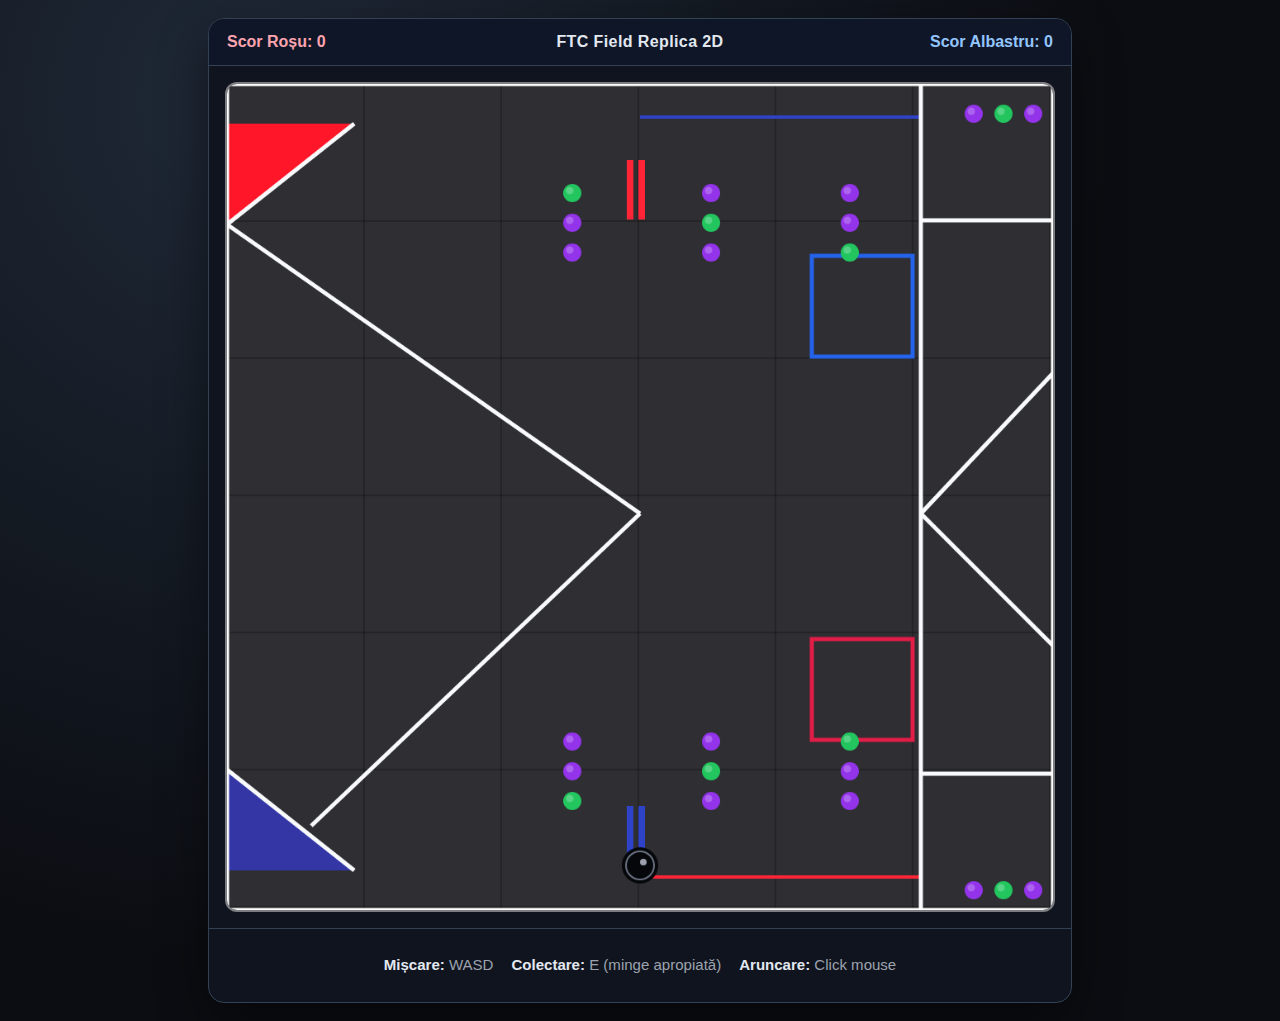
<file: teren/ftc-sim/index.html>
<!DOCTYPE html>
<html lang="ro">
<head>
  <meta charset="UTF-8" />
  <meta name="viewport" content="width=device-width, initial-scale=1.0" />
  <title>FTC Field Replica 2D</title>
  <link rel="stylesheet" href="style.css" />
</head>
<body>
  <main class="app">
    <header class="hud">
      <div class="score red">Scor Roșu: <span id="redScore">0</span></div>
      <div class="title">FTC Field Replica 2D</div>
      <div class="score blue">Scor Albastru: <span id="blueScore">0</span></div>
    </header>

    <section class="canvas-wrap">
      <canvas id="gameCanvas" width="1000" height="1000" aria-label="FTC field simulation"></canvas>
    </section>

    <footer class="legend">
      <p><strong>Mișcare:</strong> WASD</p>
      <p><strong>Colectare:</strong> E (minge apropiată)</p>
      <p><strong>Aruncare:</strong> Click mouse</p>
    </footer>
  </main>

  <script src="script.js"></script>
</body>
</html>
</file>
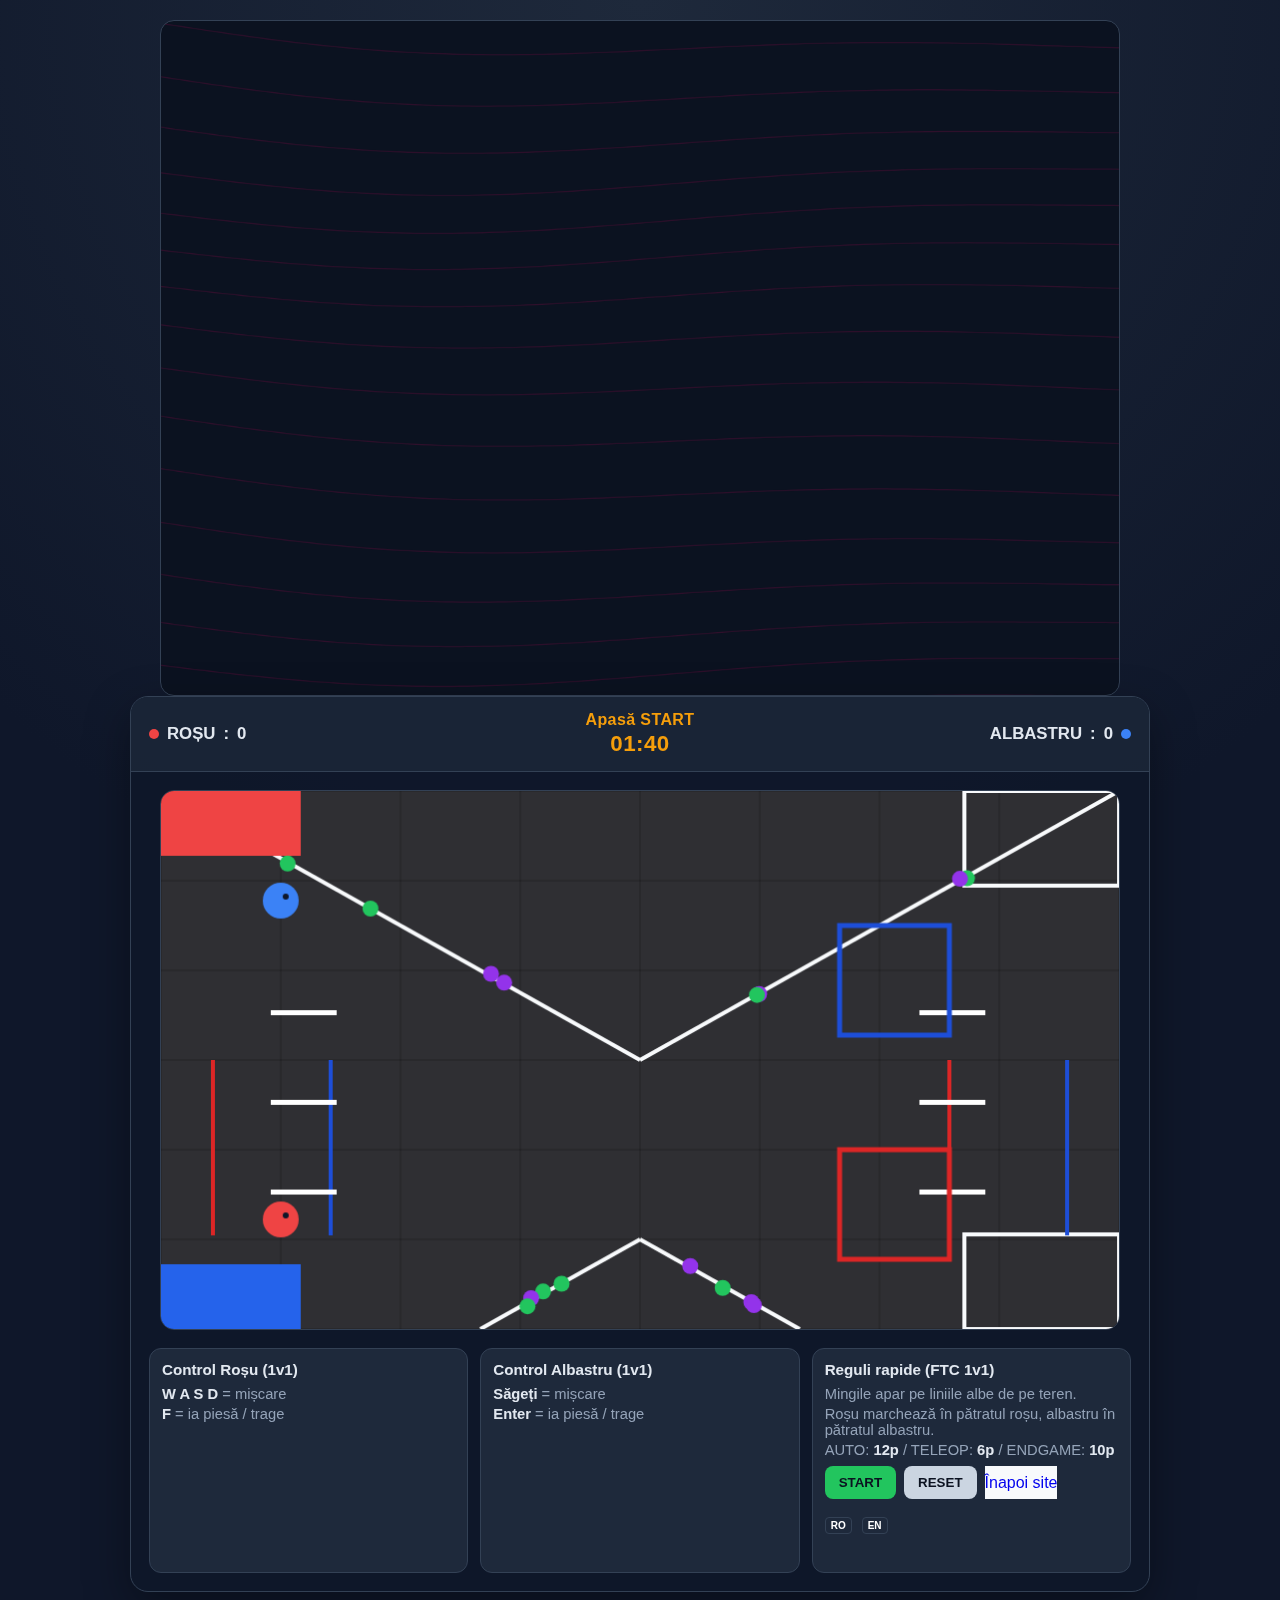
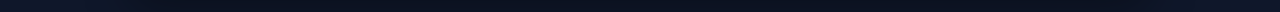
<file: ftc-decode-1v1.html>
<!DOCTYPE html>
<html lang="ro">

<head>
  <meta charset="UTF-8" />
  <meta name="viewport" content="width=device-width, initial-scale=1.0" />
  <title>FTC DECODE 1v1 - roLERbot</title>
  <style>
    :root {
      --bg: #0f172a;
      --panel: #1e293b;
      --text: #e2e8f0;
      --muted: #94a3b8;
      --red: #ef4444;
      --blue: #3b82f6;
      --field: #0b1220;
      --line: #334155;
      --accent: #f59e0b;
      --ok: #22c55e;
    }

    * {
      box-sizing: border-box;
    }

    body {
      margin: 0;
      font-family: "Segoe UI", Tahoma, Geneva, Verdana, sans-serif;
      background: radial-gradient(circle at top, #1e293b 0%, #0f172a 55%);
      color: var(--text);
      min-height: 100vh;
      display: grid;
      place-items: center;
      padding: 20px;
    }

    .app {
      width: min(1020px, 100%);
      background: rgba(15, 23, 42, 0.82);
      border: 1px solid #334155;
      border-radius: 18px;
      box-shadow: 0 16px 45px rgba(0, 0, 0, 0.35);
      overflow: hidden;
    }

    .topbar {
      display: grid;
      grid-template-columns: 1fr auto 1fr;
      gap: 12px;
      align-items: center;
      padding: 14px 18px;
      border-bottom: 1px solid #334155;
      background: rgba(30, 41, 59, 0.75);
    }

    .score {
      display: flex;
      align-items: center;
      gap: 8px;
      font-weight: 700;
      font-size: 1.05rem;
    }

    .dot {
      width: 10px;
      height: 10px;
      border-radius: 50%;
      display: inline-block;
    }

    .phase {
      text-align: center;
      font-weight: 700;
      letter-spacing: 0.4px;
      color: var(--accent);
    }

    .timer {
      font-size: 1.4rem;
      font-weight: 800;
      margin-top: 2px;
    }

    .score.blue {
      justify-content: flex-end;
    }

    .field-wrap {
      padding: 18px;
      display: grid;
      place-items: center;
    }

    canvas {
      width: 100%;
      max-width: 960px;
      background: var(--field);
      border: 1px solid #334155;
      border-radius: 14px;
    }

    .controls {
      display: grid;
      grid-template-columns: repeat(auto-fit, minmax(220px, 1fr));
      gap: 12px;
      padding: 0 18px 18px;
    }

    .card {
      border: 1px solid #334155;
      background: var(--panel);
      border-radius: 12px;
      padding: 12px;
    }

    .card h3 {
      margin: 0 0 8px;
      font-size: 0.95rem;
    }

    .card p {
      margin: 4px 0;
      color: var(--muted);
      font-size: 0.92rem;
    }

    .card .value {
      color: var(--text);
      font-weight: 600;
    }

    .actions {
      display: flex;
      gap: 8px;
      flex-wrap: wrap;
      margin-top: 8px;
    }

    button {
      border: none;
      border-radius: 8px;
      padding: 9px 14px;
      font-weight: 700;
      cursor: pointer;
      color: #0b1220;
    }

    #startBtn {
      background: var(--ok);
    }

    #resetBtn {
      background: #cbd5e1;
    }

    #backBtn {
      background: #f8fafc;
      text-decoration: none;
      display: inline-flex;
      align-items: center;
      justify-content: center;
    }

    .winner {
      color: #f8fafc;
      font-weight: 700;
      margin-top: 6px;
      min-height: 20px;
    }

    @media (max-width: 768px) {
      body {
        padding: 10px;
        display: block;
      }

      .app {
        border-radius: 12px;
      }

      .topbar {
        grid-template-columns: 1fr;
        text-align: center;
        gap: 8px;
        padding: 10px 12px;
      }

      .score,
      .score.blue {
        justify-content: center;
        font-size: 0.95rem;
      }

      .timer {
        font-size: 1.15rem;
      }

      .field-wrap {
        padding: 10px;
      }

      canvas {
        border-radius: 10px;
      }

      .controls {
        grid-template-columns: 1fr;
        padding: 0 10px 12px;
      }

      .actions {
        gap: 6px;
      }

      button,
      #backBtn {
        width: 100%;
      }
    }
  </style>
  <script src="js/i18n.js"></script>
  <script src="js/scripts.js?v=20260308e"></script>
</head>

<body>
  <div class="app">
    <div class="topbar">
      <div class="score"><span class="dot" style="background: var(--red)"></span> <span
          data-i18n="game.redScore">ROȘU</span>: <span id="redScore">0</span></div>
      <div class="phase">
        <div id="phaseLabel" data-i18n="game.pressStart">Apasă START</div>
        <div class="timer" id="timer">01:40</div>
      </div>
      <div class="score blue"><span data-i18n="game.blueScore">ALBASTRU</span>: <span id="blueScore">0</span> <span
          class="dot" style="background: var(--blue)"></span></div>
    </div>

    <div class="field-wrap">
      <canvas id="game" width="960" height="540"></canvas>
    </div>

    <div class="controls">
      <div class="card">
        <h3 data-i18n="game.redControl">Control Roșu (1v1)</h3>
        <p><span class="value">W A S D</span> = <span data-i18n="game.move">mișcare</span></p>
        <p><span class="value">F</span> = <span data-i18n="game.action">ia piesă / trage</span></p>
      </div>
      <div class="card">
        <h3 data-i18n="game.blueControl">Control Albastru (1v1)</h3>
        <p><span class="value">Săgeți</span> = <span data-i18n="game.move">mișcare</span></p>
        <p><span class="value">Enter</span> = <span data-i18n="game.action">ia piesă / trage</span></p>
      </div>
      <div class="card">
        <h3 data-i18n="game.rules">Reguli rapide (FTC 1v1)</h3>
        <p data-i18n="game.rule1">Mingile apar pe <span class="value">liniile albe</span> de pe teren.</p>
        <p data-i18n="game.rule2">Roșu marchează în pătratul <span class="value">roșu</span>, albastru în pătratul <span
            class="value">albastru</span>.</p>
        <p>AUTO: <span class="value">12p</span> / TELEOP: <span class="value">6p</span> / ENDGAME: <span
            class="value">10p</span></p>
        <div class="actions">
          <button id="startBtn">START</button>
          <button id="resetBtn">RESET</button>
          <a id="backBtn" href="index.html" data-i18n="game.back">Înapoi site</a>
          <div class="language-switcher-mini" style="margin-top: 10px; display: flex; gap: 10px; align-items: center;">
            <button type="button" class="lang-side" data-set-lang="ro"
              style="background:none; border: 1px solid #334155; color: white; padding: 2px 5px; font-size: 10px; border-radius: 4px;">RO</button>
            <button type="button" class="lang-side" data-set-lang="en"
              style="background:none; border: 1px solid #334155; color: white; padding: 2px 5px; font-size: 10px; border-radius: 4px;">EN</button>
          </div>
        </div>
        <div class="winner" id="winnerText"></div>
      </div>
    </div>
  </div>

  <script>
    const canvas = document.getElementById("game");
    const ctx = canvas.getContext("2d");

    const redScoreEl = document.getElementById("redScore");
    const blueScoreEl = document.getElementById("blueScore");
    const timerEl = document.getElementById("timer");
    const phaseLabel = document.getElementById("phaseLabel");
    const winnerText = document.getElementById("winnerText");

    const startBtn = document.getElementById("startBtn");
    const resetBtn = document.getElementById("resetBtn");

    const FIELD = { width: 960, height: 540 };
    const CENTER_X = FIELD.width / 2;

    const WHITE_LINES = [
      { x1: 0, y1: 0, x2: CENTER_X, y2: 270 },
      { x1: FIELD.width, y1: 0, x2: CENTER_X, y2: 270 },
      { x1: 320, y1: FIELD.height, x2: CENTER_X, y2: 450 },
      { x1: 640, y1: FIELD.height, x2: CENTER_X, y2: 450 }
    ];

    const BASKETS = {
      red: { x: FIELD.width - 280, y: 360, size: 110, color: "#dc2626" },
      blue: { x: FIELD.width - 280, y: 135, size: 110, color: "#1d4ed8" }
    };

    const state = {
      running: false,
      totalTime: 100,
      timeLeft: 100,
      lastTick: 0,
      redScore: 0,
      blueScore: 0,
      pieces: [],
      shots: [],
      keys: {},
      cooldown: { red: 0, blue: 0 },
      statusText: "",
      statusTicks: 0,
      red: {
        x: 140,
        y: FIELD.height / 2,
        r: 18,
        speed: 3.3,
        color: "#ef4444",
        carrying: false,
        lastDx: 1,
        lastDy: 0
      },
      blue: {
        x: FIELD.width - 140,
        y: FIELD.height / 2,
        r: 18,
        speed: 3.3,
        color: "#3b82f6",
        carrying: false,
        lastDx: -1,
        lastDy: 0
      }
    };

    function pickPointOnWhiteLine(line) {
      const t = 0.2 + Math.random() * 0.6;
      return {
        x: line.x1 + (line.x2 - line.x1) * t,
        y: line.y1 + (line.y2 - line.y1) * t
      };
    }

    function createPieces() {
      state.pieces = [];
      const totalPerLine = 4;
      const palette = ["#9333ea", "#22c55e"];

      WHITE_LINES.forEach((line) => {
        for (let i = 0; i < totalPerLine; i++) {
          const point = pickPointOnWhiteLine(line);
          state.pieces.push({
            x: point.x + (Math.random() * 6 - 3),
            y: point.y + (Math.random() * 6 - 3),
            r: 8,
            color: palette[(i + Math.floor(Math.random() * 2)) % palette.length],
            active: true
          });
        }
      });
    }

    function resetGame() {
      state.running = false;
      state.timeLeft = state.totalTime;
      state.redScore = 0;
      state.blueScore = 0;
      state.red.x = 120;
      state.red.y = FIELD.height - 110;
      state.blue.x = 120;
      state.blue.y = 110;
      state.red.carrying = false;
      state.blue.carrying = false;
      state.shots = [];
      state.statusText = "";
      state.statusTicks = 0;
      state.cooldown.red = 0;
      state.cooldown.blue = 0;
      winnerText.textContent = "";
      createPieces();
      updateHud();
      draw();
    }

    function getPhase() {
      if (state.timeLeft > 80) {
        return "AUTO";
      }
      if (state.timeLeft > 20) {
        return "TELEOP";
      }
      return "ENDGAME";
    }

    function getPointsForCurrentPhase() {
      const phase = getPhase();
      if (phase === "AUTO") return 12;
      if (phase === "ENDGAME") return 10;
      return 6;
    }

    function formatTime(seconds) {
      const m = Math.floor(seconds / 60);
      const s = seconds % 60;
      return `${String(m).padStart(2, "0")}:${String(s).padStart(2, "0")}`;
    }

    function updateHud() {
      redScoreEl.textContent = state.redScore;
      blueScoreEl.textContent = state.blueScore;
      timerEl.textContent = formatTime(state.timeLeft);
      phaseLabel.textContent = state.running ? `Faza: ${getPhase()}` : "Apasă START";
      if (state.statusText && state.running) {
        winnerText.textContent = state.statusText;
      }
    }

    function clampRobot(robot) {
      robot.x = Math.max(robot.r, Math.min(FIELD.width - robot.r, robot.x));
      robot.y = Math.max(robot.r, Math.min(FIELD.height - robot.r, robot.y));
    }

    function moveRobots() {
      const red = state.red;
      const blue = state.blue;
      let redDx = 0;
      let redDy = 0;
      let blueDx = 0;
      let blueDy = 0;

      if (state.keys["w"]) { red.y -= red.speed; redDy -= 1; }
      if (state.keys["s"]) { red.y += red.speed; redDy += 1; }
      if (state.keys["a"]) { red.x -= red.speed; redDx -= 1; }
      if (state.keys["d"]) { red.x += red.speed; redDx += 1; }

      if (state.keys["arrowup"]) { blue.y -= blue.speed; blueDy -= 1; }
      if (state.keys["arrowdown"]) { blue.y += blue.speed; blueDy += 1; }
      if (state.keys["arrowleft"]) { blue.x -= blue.speed; blueDx -= 1; }
      if (state.keys["arrowright"]) { blue.x += blue.speed; blueDx += 1; }

      if (redDx !== 0 || redDy !== 0) {
        const len = Math.hypot(redDx, redDy);
        red.lastDx = redDx / len;
        red.lastDy = redDy / len;
      }

      if (blueDx !== 0 || blueDy !== 0) {
        const len = Math.hypot(blueDx, blueDy);
        blue.lastDx = blueDx / len;
        blue.lastDy = blueDy / len;
      }

      clampRobot(red);
      clampRobot(blue);
    }

    function distance(a, b) {
      return Math.hypot(a.x - b.x, a.y - b.y);
    }

    function teamStatus(text) {
      state.statusText = text;
      state.statusTicks = 90;
    }

    function shootPiece(team) {
      const robot = team === "red" ? state.red : state.blue;
      const basket = BASKETS[team];
      const targetX = basket.x + basket.size / 2;
      const targetY = basket.y + basket.size / 2;

      state.shots.push({
        x: robot.x,
        y: robot.y,
        tx: targetX,
        ty: targetY,
        color: team === "red" ? "#fca5a5" : "#93c5fd",
        speed: 10,
        team,
        scoreOnHit: true
      });
    }

    function robotAction(team) {
      const robot = team === "red" ? state.red : state.blue;

      if (state.cooldown[team] > 0 || !state.running) return;
      state.cooldown[team] = 16;

      if (!robot.carrying) {
        let nearest = null;
        let nearestDistance = Infinity;

        for (const piece of state.pieces) {
          if (!piece.active) continue;
          const d = distance(robot, piece);
          if (d < nearestDistance) {
            nearestDistance = d;
            nearest = piece;
          }
        }

        if (nearest && nearestDistance < 30) {
          nearest.active = false;
          robot.carrying = true;
        } else {
          teamStatus("Apropie-te de o piesă galbenă.");
        }
      } else {
        shootPiece(team);
        robot.carrying = false;

        if (Math.random() > 0.45) {
          const randomLine = WHITE_LINES[Math.floor(Math.random() * WHITE_LINES.length)];
          const point = pickPointOnWhiteLine(randomLine);
          state.pieces.push({
            x: point.x,
            y: point.y,
            r: 8,
            color: Math.random() > 0.5 ? "#9333ea" : "#22c55e",
            active: true
          });
        }
      }
    }

    function updateShots() {
      for (let i = state.shots.length - 1; i >= 0; i--) {
        const shot = state.shots[i];
        const dx = shot.tx - shot.x;
        const dy = shot.ty - shot.y;
        const dist = Math.hypot(dx, dy);

        if (dist < shot.speed) {
          if (shot.scoreOnHit) {
            const points = getPointsForCurrentPhase();
            if (shot.team === "red") state.redScore += points;
            else state.blueScore += points;
          }
          state.shots.splice(i, 1);
          continue;
        }

        shot.x += (dx / dist) * shot.speed;
        shot.y += (dy / dist) * shot.speed;
      }
    }

    function tick() {
      if (state.cooldown.red > 0) state.cooldown.red--;
      if (state.cooldown.blue > 0) state.cooldown.blue--;

      if (state.statusTicks > 0) {
        state.statusTicks--;
        if (state.statusTicks === 0) {
          state.statusText = "";
          if (state.running) winnerText.textContent = "";
        }
      }

      if (!state.running) return;

      moveRobots();
      updateShots();

      const now = performance.now();
      if (now - state.lastTick >= 1000) {
        state.lastTick = now;
        state.timeLeft = Math.max(0, state.timeLeft - 1);
        if (state.timeLeft === 0) {
          state.running = false;
          if (state.redScore > state.blueScore) winnerText.textContent = "Final: ROȘU câștigă!";
          else if (state.blueScore > state.redScore) winnerText.textContent = "Final: ALBASTRU câștigă!";
          else winnerText.textContent = "Final: Egal perfect!";
        }
      }
    }

    function drawField() {
      ctx.clearRect(0, 0, FIELD.width, FIELD.height);

      ctx.fillStyle = "#2f2f33";
      ctx.fillRect(0, 0, FIELD.width, FIELD.height);

      ctx.strokeStyle = "rgba(0,0,0,0.25)";
      ctx.lineWidth = 1;
      for (let x = 0; x <= FIELD.width; x += 120) {
        ctx.beginPath();
        ctx.moveTo(x, 0);
        ctx.lineTo(x, FIELD.height);
        ctx.stroke();
      }
      for (let y = 0; y <= FIELD.height; y += 90) {
        ctx.beginPath();
        ctx.moveTo(0, y);
        ctx.lineTo(FIELD.width, y);
        ctx.stroke();
      }

      ctx.strokeStyle = "#f8fafc";
      ctx.lineWidth = 4;
      WHITE_LINES.forEach((line) => {
        ctx.beginPath();
        ctx.moveTo(line.x1, line.y1);
        ctx.lineTo(line.x2, line.y2);
        ctx.stroke();
      });

      ctx.strokeStyle = "#f8fafc";
      ctx.lineWidth = 4;
      ctx.strokeRect(FIELD.width - 155, 0, 155, 95);
      ctx.strokeRect(FIELD.width - 155, FIELD.height - 95, 155, 95);

      ctx.fillStyle = "#2563eb";
      ctx.fillRect(0, FIELD.height - 65, 140, 65);
      ctx.fillStyle = "#ef4444";
      ctx.fillRect(0, 0, 140, 65);

      ctx.lineWidth = 4;
      ctx.strokeStyle = "#dc2626";
      ctx.beginPath();
      ctx.moveTo(52, 270);
      ctx.lineTo(52, 446);
      ctx.stroke();
      ctx.beginPath();
      ctx.moveTo(FIELD.width - 170, 270);
      ctx.lineTo(FIELD.width - 170, 446);
      ctx.stroke();

      ctx.strokeStyle = "#1d4ed8";
      ctx.beginPath();
      ctx.moveTo(FIELD.width - 52, 270);
      ctx.lineTo(FIELD.width - 52, 446);
      ctx.stroke();
      ctx.beginPath();
      ctx.moveTo(170, 270);
      ctx.lineTo(170, 446);
      ctx.stroke();

      ctx.fillStyle = "#ffffff";
      const bars = [
        { x: 110, y: 220 },
        { x: 110, y: 310 },
        { x: 110, y: 400 },
        { x: FIELD.width - 200, y: 220 },
        { x: FIELD.width - 200, y: 310 },
        { x: FIELD.width - 200, y: 400 }
      ];
      bars.forEach((bar) => {
        ctx.fillRect(bar.x, bar.y, 66, 5);
      });

      Object.values(BASKETS).forEach((basket) => {
        ctx.lineWidth = 5;
        ctx.strokeStyle = basket.color;
        ctx.strokeRect(basket.x, basket.y, basket.size, basket.size);
      });

      ctx.fillStyle = "#facc15";
      for (const piece of state.pieces) {
        if (!piece.active) continue;
        ctx.fillStyle = piece.color;
        ctx.beginPath();
        ctx.arc(piece.x, piece.y, piece.r, 0, Math.PI * 2);
        ctx.fill();
      }

      for (const shot of state.shots) {
        ctx.fillStyle = shot.color;
        ctx.beginPath();
        ctx.arc(shot.x, shot.y, 5, 0, Math.PI * 2);
        ctx.fill();
      }
    }

    function drawRobot(robot) {
      ctx.fillStyle = robot.color;
      ctx.beginPath();
      ctx.arc(robot.x, robot.y, robot.r, 0, Math.PI * 2);
      ctx.fill();

      ctx.fillStyle = "#0f172a";
      ctx.beginPath();
      ctx.arc(robot.x + 5, robot.y - 4, 3, 0, Math.PI * 2);
      ctx.fill();

      if (robot.carrying) {
        ctx.fillStyle = "#fde047";
        ctx.beginPath();
        ctx.arc(robot.x, robot.y - robot.r - 7, 6, 0, Math.PI * 2);
        ctx.fill();
      }

    }

    function draw() {
      drawField();
      drawRobot(state.red);
      drawRobot(state.blue);
      updateHud();
    }

    function loop() {
      tick();
      draw();
      requestAnimationFrame(loop);
    }

    document.addEventListener("keydown", (e) => {
      state.keys[e.key.toLowerCase()] = true;
      if (e.key === "Enter") {
        e.preventDefault();
        robotAction("blue");
      }
      if (e.key.toLowerCase() === "f") {
        robotAction("red");
      }
    });

    document.addEventListener("keyup", (e) => {
      state.keys[e.key.toLowerCase()] = false;
    });

    startBtn.addEventListener("click", () => {
      state.running = true;
      state.lastTick = performance.now();
      winnerText.textContent = "";
      phaseLabel.textContent = `Faza: ${getPhase()}`;
    });

    resetBtn.addEventListener("click", resetGame);

    resetGame();
    loop();
  </script>
</body>

</html>
</file>
<file: teren/ftc-sim/style.css>
:root {
  --bg: #0b0d12;
  --panel: #121722;
  --field: #36393f;
  --grid: rgba(255, 255, 255, 0.08);
  --line: #f8fafc;
  --red: #e11d48;
  --blue: #2563eb;
  --text: #e2e8f0;
  --muted: #9ca3af;
}

* {
  box-sizing: border-box;
}

body {
  margin: 0;
  min-height: 100vh;
  background: radial-gradient(circle at 20% 10%, #1f2937 0%, var(--bg) 62%);
  color: var(--text);
  font-family: "Segoe UI", Tahoma, Geneva, Verdana, sans-serif;
  display: grid;
  place-items: center;
  padding: 18px;
}

.app {
  width: min(96vmin, 980px);
  background: color-mix(in srgb, var(--panel) 88%, black);
  border: 1px solid #334155;
  border-radius: 16px;
  box-shadow: 0 18px 50px rgba(0, 0, 0, 0.45);
  overflow: hidden;
}

.hud {
  padding: 14px 18px;
  border-bottom: 1px solid #334155;
  background: rgba(15, 23, 42, 0.8);
  display: grid;
  grid-template-columns: 1fr auto 1fr;
  align-items: center;
  gap: 10px;
}

.title {
  text-align: center;
  font-weight: 700;
  letter-spacing: 0.4px;
}

.score {
  font-weight: 700;
}

.score.red {
  color: #fda4af;
}

.score.blue {
  text-align: right;
  color: #93c5fd;
}

.canvas-wrap {
  padding: 16px;
  display: grid;
  place-items: center;
}

#gameCanvas {
  width: 100%;
  max-width: 920px;
  aspect-ratio: 1 / 1;
  background: var(--field);
  border: 2px solid rgba(255, 255, 255, 0.35);
  border-radius: 12px;
  box-shadow: inset 0 0 20px rgba(0, 0, 0, 0.25);
}

.legend {
  border-top: 1px solid #334155;
  padding: 12px 18px 14px;
  color: var(--muted);
  display: flex;
  justify-content: center;
  gap: 18px;
  flex-wrap: wrap;
  font-size: 0.94rem;
}

.legend strong {
  color: var(--text);
}
</file>
